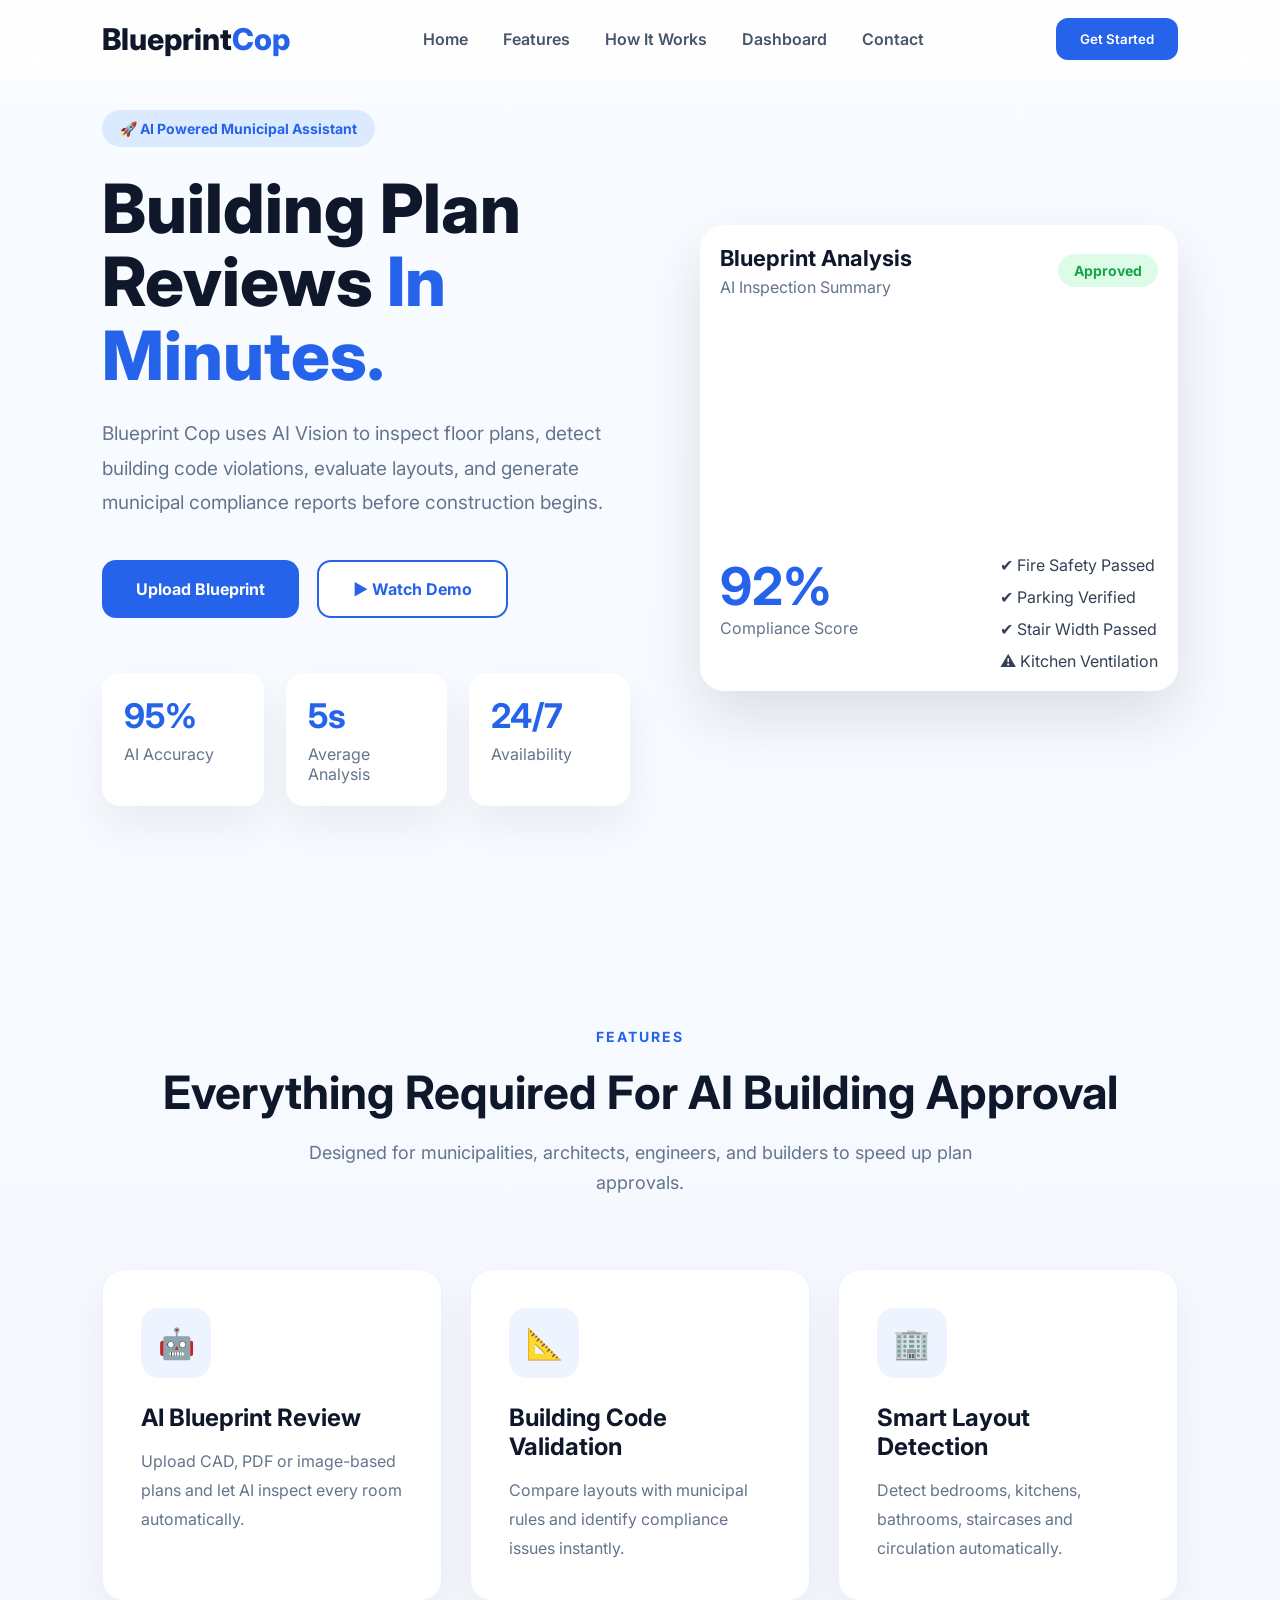
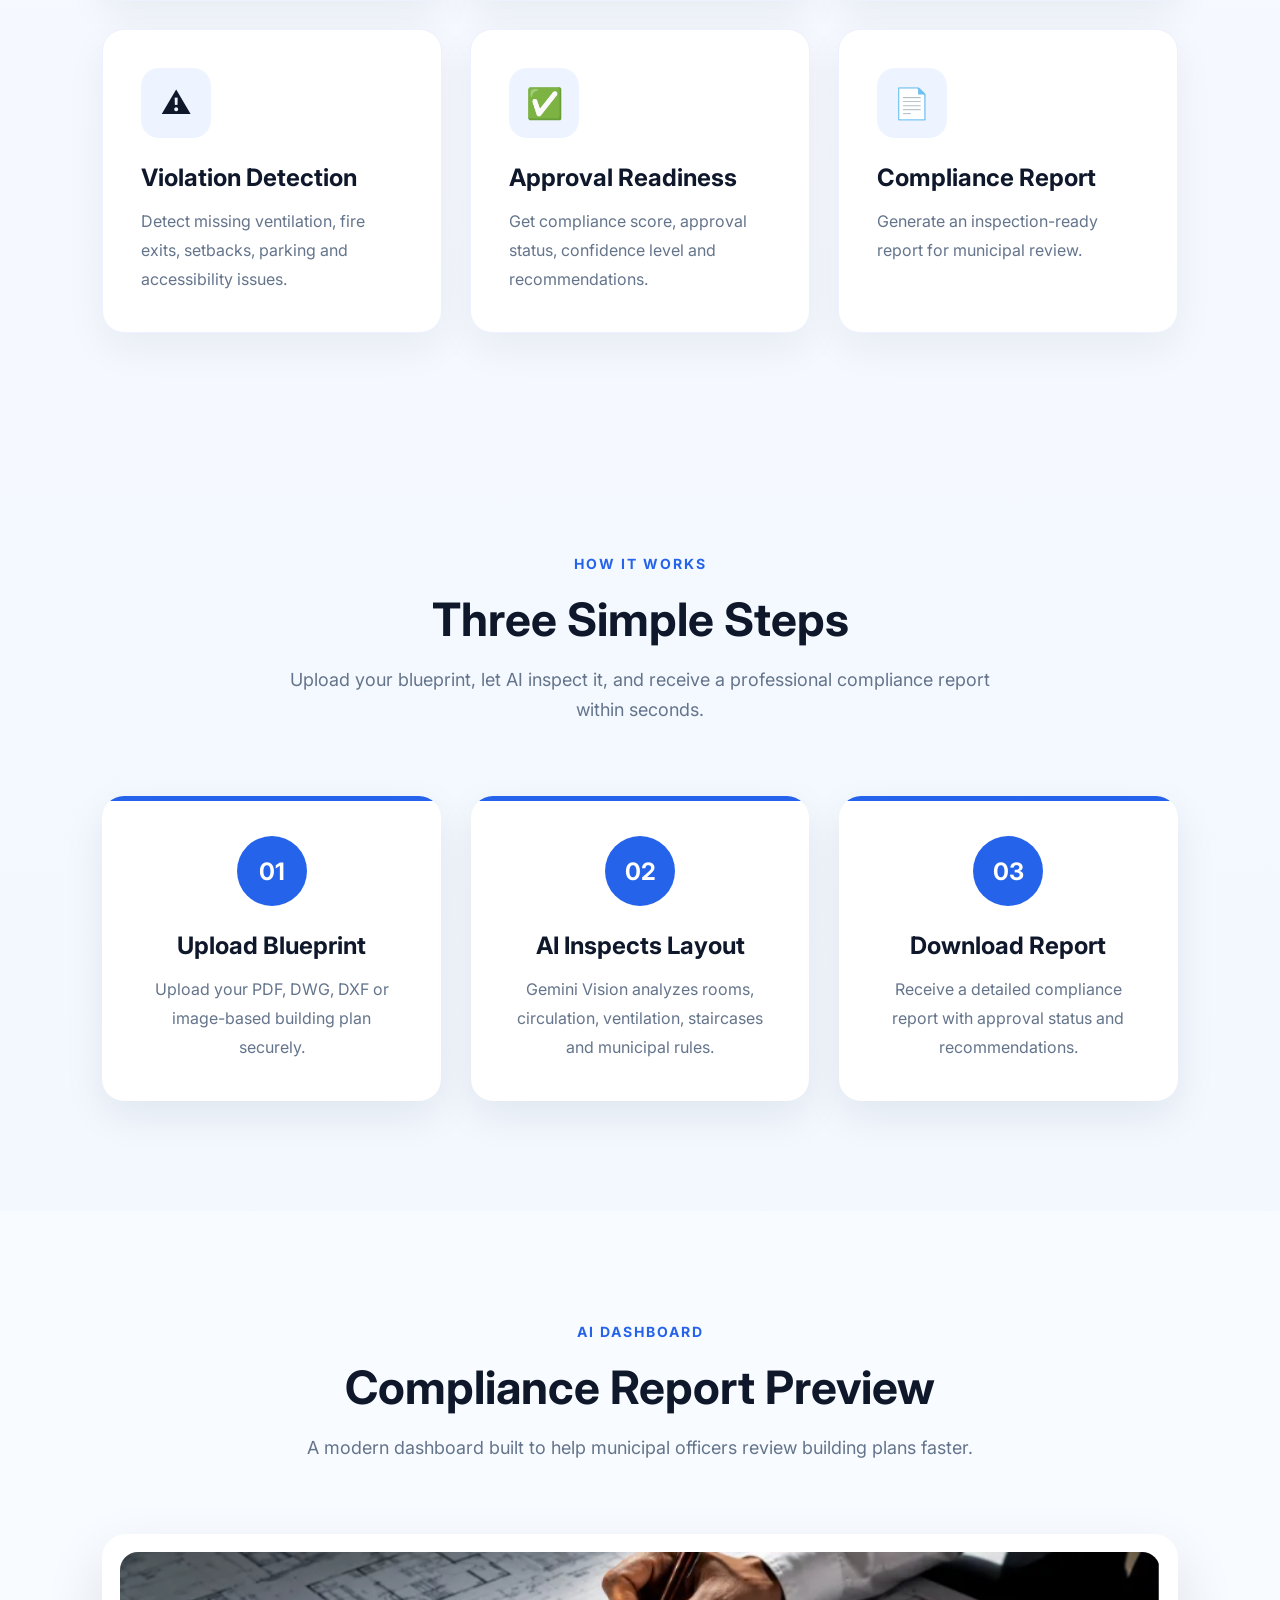
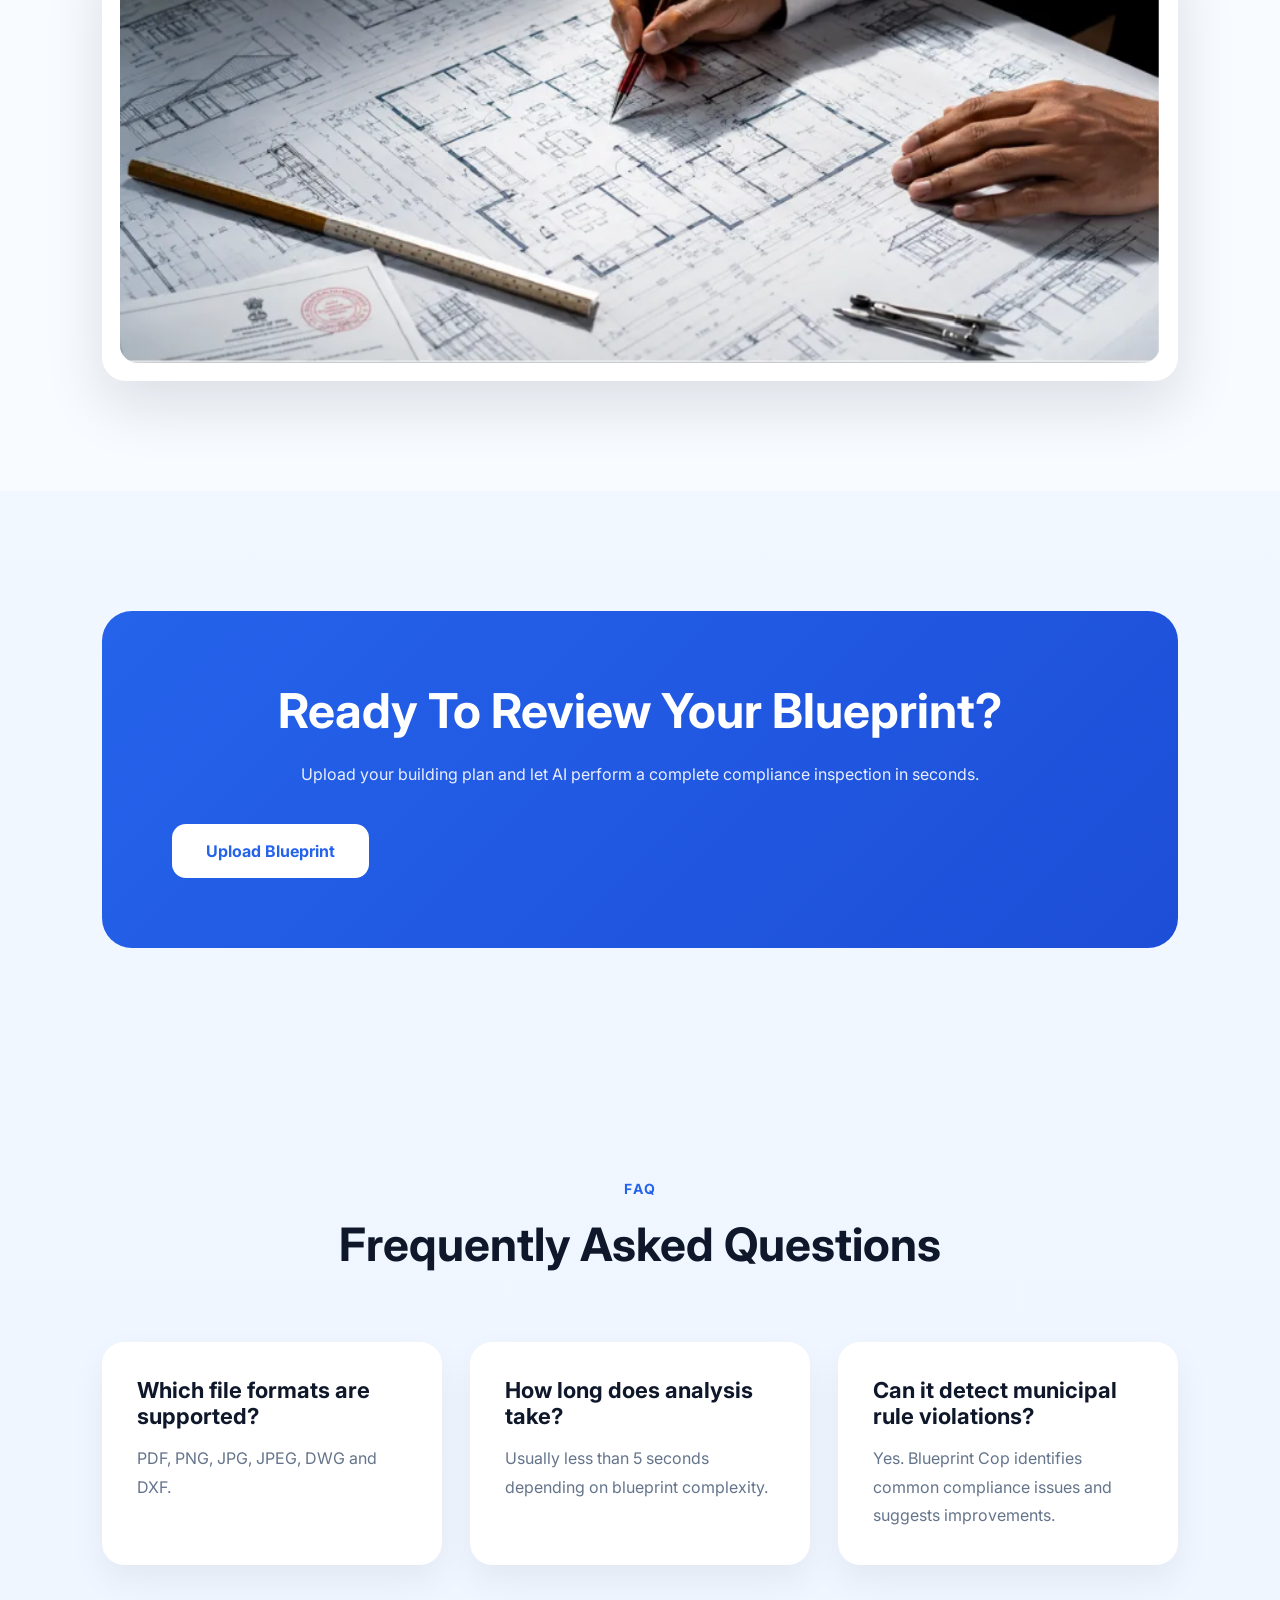
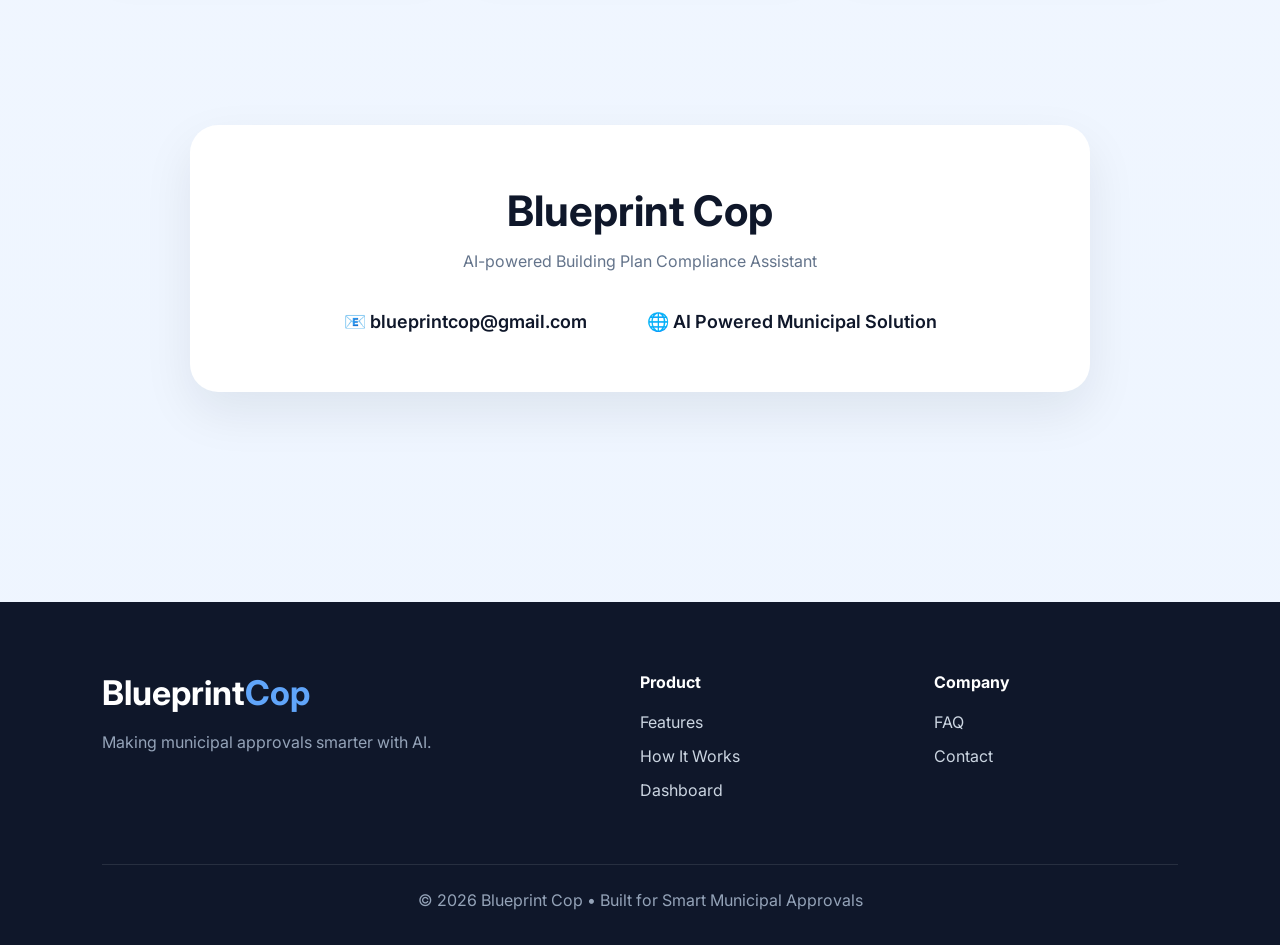
<file: frontend/index.html>
<!doctype html>
<html lang="en">
  <head>
    <meta charset="UTF-8" />
    <meta name="viewport" content="width=device-width, initial-scale=1.0" />
    <title>Blueprint Cop | AI Building Plan Reviewer</title>

    <link rel="stylesheet" href="style.css" />
  </head>

  <body>
    <!-- ================= NAVBAR ================= -->

    <nav class="navbar">
      <div class="logo">Blueprint<span>Cop</span></div>

      <ul class="nav-links">
        <li><a href="#home">Home</a></li>

        <li><a href="#features">Features</a></li>

        <li><a href="#how">How It Works</a></li>

        <li><a href="#dashboard">Dashboard</a></li>

        <li><a href="#contact">Contact</a></li>
      </ul>

      <button class="nav-btn">Get Started</button>
    </nav>

    <!-- ================= HERO ================= -->

    <section class="hero" id="home">
      <!-- Left -->

      <div class="hero-left">
        <span class="tag"> 🚀 AI Powered Municipal Assistant </span>

        <h1>
          Building Plan Reviews

          <span>In Minutes.</span>
        </h1>

        <p class="hero-text">
          Blueprint Cop uses AI Vision to inspect floor plans, detect building
          code violations, evaluate layouts, and generate municipal compliance
          reports before construction begins.
        </p>

        <div class="hero-buttons">
          <button class="primary-btn" id="uploadBtn">Upload Blueprint</button>

          <button class="secondary-btn">▶ Watch Demo</button>
        </div>

        <input
          type="file"
          id="fileInput"
          accept=".pdf,.dwg,.dxf,.png,.jpg,.jpeg"
          hidden
        />

        <!-- Stats -->

        <div class="hero-stats">
          <div class="stat-card">
            <h2>95%</h2>

            <p>AI Accuracy</p>
          </div>

          <div class="stat-card">
            <h2>5s</h2>

            <p>Average Analysis</p>
          </div>

          <div class="stat-card">
            <h2>24/7</h2>

            <p>Availability</p>
          </div>
        </div>
      </div>

      <!-- Right -->

      <div class="hero-right">
        <div class="preview-card">
          <div class="preview-header">
            <div>
              <h3>Blueprint Analysis</h3>

              <p>AI Inspection Summary</p>
            </div>

            <span class="status approved"> Approved </span>
          </div>

          <video class="hero-video" autoplay muted loop playsinline>
            <source
              src="SaaS_website_displays_AI_floor_202607260032.mp4"
              type="video/mp4"
            />
          </video>

          <div class="score-box">
            <div>
              <h2>92%</h2>

              <span> Compliance Score </span>
            </div>

            <div class="score-details">
              <p>✔ Fire Safety Passed</p>

              <p>✔ Parking Verified</p>

              <p>✔ Stair Width Passed</p>

              <p>⚠ Kitchen Ventilation</p>
            </div>
          </div>
        </div>
      </div>
    </section>

    <!-- ================= FEATURES ================= -->

    <section id="features">
      <div class="section-title">
        <span> FEATURES </span>

        <h2>Everything Required For AI Building Approval</h2>

        <p>
          Designed for municipalities, architects, engineers, and builders to
          speed up plan approvals.
        </p>
      </div>

      <div class="feature-grid">
        <div class="feature-card">
          <div class="icon">🤖</div>

          <h3>AI Blueprint Review</h3>

          <p>
            Upload CAD, PDF or image-based plans and let AI inspect every room
            automatically.
          </p>
        </div>

        <div class="feature-card">
          <div class="icon">📐</div>

          <h3>Building Code Validation</h3>

          <p>
            Compare layouts with municipal rules and identify compliance issues
            instantly.
          </p>
        </div>

        <div class="feature-card">
          <div class="icon">🏢</div>

          <h3>Smart Layout Detection</h3>

          <p>
            Detect bedrooms, kitchens, bathrooms, staircases and circulation
            automatically.
          </p>
        </div>

        <div class="feature-card">
          <div class="icon">⚠</div>

          <h3>Violation Detection</h3>

          <p>
            Detect missing ventilation, fire exits, setbacks, parking and
            accessibility issues.
          </p>
        </div>

        <div class="feature-card">
          <div class="icon">✅</div>

          <h3>Approval Readiness</h3>

          <p>
            Get compliance score, approval status, confidence level and
            recommendations.
          </p>
        </div>

        <div class="feature-card">
          <div class="icon">📄</div>

          <h3>Compliance Report</h3>

          <p>Generate an inspection-ready report for municipal review.</p>
        </div>
      </div>
    </section>

    <!-- ================= HOW IT WORKS ================= -->

    <section id="how">
      <div class="section-title">
        <span> HOW IT WORKS </span>

        <h2>Three Simple Steps</h2>

        <p>
          Upload your blueprint, let AI inspect it, and receive a professional
          compliance report within seconds.
        </p>
      </div>

      <div class="timeline">
        <div class="timeline-card">
          <div class="timeline-number">01</div>

          <h3>Upload Blueprint</h3>

          <p>
            Upload your PDF, DWG, DXF or image-based building plan securely.
          </p>
        </div>

        <div class="timeline-card">
          <div class="timeline-number">02</div>

          <h3>AI Inspects Layout</h3>

          <p>
            Gemini Vision analyzes rooms, circulation, ventilation, staircases
            and municipal rules.
          </p>
        </div>

        <div class="timeline-card">
          <div class="timeline-number">03</div>

          <h3>Download Report</h3>

          <p>
            Receive a detailed compliance report with approval status and
            recommendations.
          </p>
        </div>
      </div>
    </section>

    <!-- ================= DASHBOARD ================= -->

    <section class="dashboard" id="dashboard">
      <div class="section-title">
        <span> AI DASHBOARD </span>

        <h2>Compliance Report Preview</h2>

        <p>
          A modern dashboard built to help municipal officers review building
          plans faster.
        </p>
      </div>

      <div class="dashboard-box">
        <img src="use1.png" alt="Dashboard Preview" class="dashboard-image" />
      </div>
    </section>

    <!-- ================= CTA ================= -->

    <section class="cta-section">
      <div class="cta-card">
        <h2>Ready To Review Your Blueprint?</h2>

        <p>
          Upload your building plan and let AI perform a complete compliance
          inspection in seconds.
        </p>

        <button class="primary-btn" id="uploadBtn2">Upload Blueprint</button>
      </div>
    </section>

    <!-- ================= FAQ ================= -->

    <section id="faq">
      <div class="section-title">
        <span> FAQ </span>

        <h2>Frequently Asked Questions</h2>
      </div>

      <div class="faq-container">
        <div class="faq-card">
          <h3>Which file formats are supported?</h3>

          <p>PDF, PNG, JPG, JPEG, DWG and DXF.</p>
        </div>

        <div class="faq-card">
          <h3>How long does analysis take?</h3>

          <p>Usually less than 5 seconds depending on blueprint complexity.</p>
        </div>

        <div class="faq-card">
          <h3>Can it detect municipal rule violations?</h3>

          <p>
            Yes. Blueprint Cop identifies common compliance issues and suggests
            improvements.
          </p>
        </div>
      </div>
    </section>

    <!-- ================= CONTACT ================= -->

    <section class="contact" id="contact">
      <div class="contact-card">
        <h2>Blueprint Cop</h2>

        <p>AI-powered Building Plan Compliance Assistant</p>

        <div class="contact-info">
          <div>📧 blueprintcop@gmail.com</div>

          <div>🌐 AI Powered Municipal Solution</div>
        </div>
      </div>
    </section>

    <!-- ================= FOOTER ================= -->

    <footer>
      <div class="footer-top">
        <div>
          <h2>Blueprint<span>Cop</span></h2>

          <p>Making municipal approvals smarter with AI.</p>
        </div>

        <div>
          <h4>Product</h4>

          <a href="#features"> Features </a>

          <a href="#how"> How It Works </a>

          <a href="#dashboard"> Dashboard </a>
        </div>

        <div>
          <h4>Company</h4>

          <a href="#faq"> FAQ </a>

          <a href="#contact"> Contact </a>
        </div>
      </div>

      <div class="footer-bottom">
        © 2026 Blueprint Cop • Built for Smart Municipal Approvals
      </div>
    </footer>

    <script src="script.js"></script>
  </body>
</html>
</file>
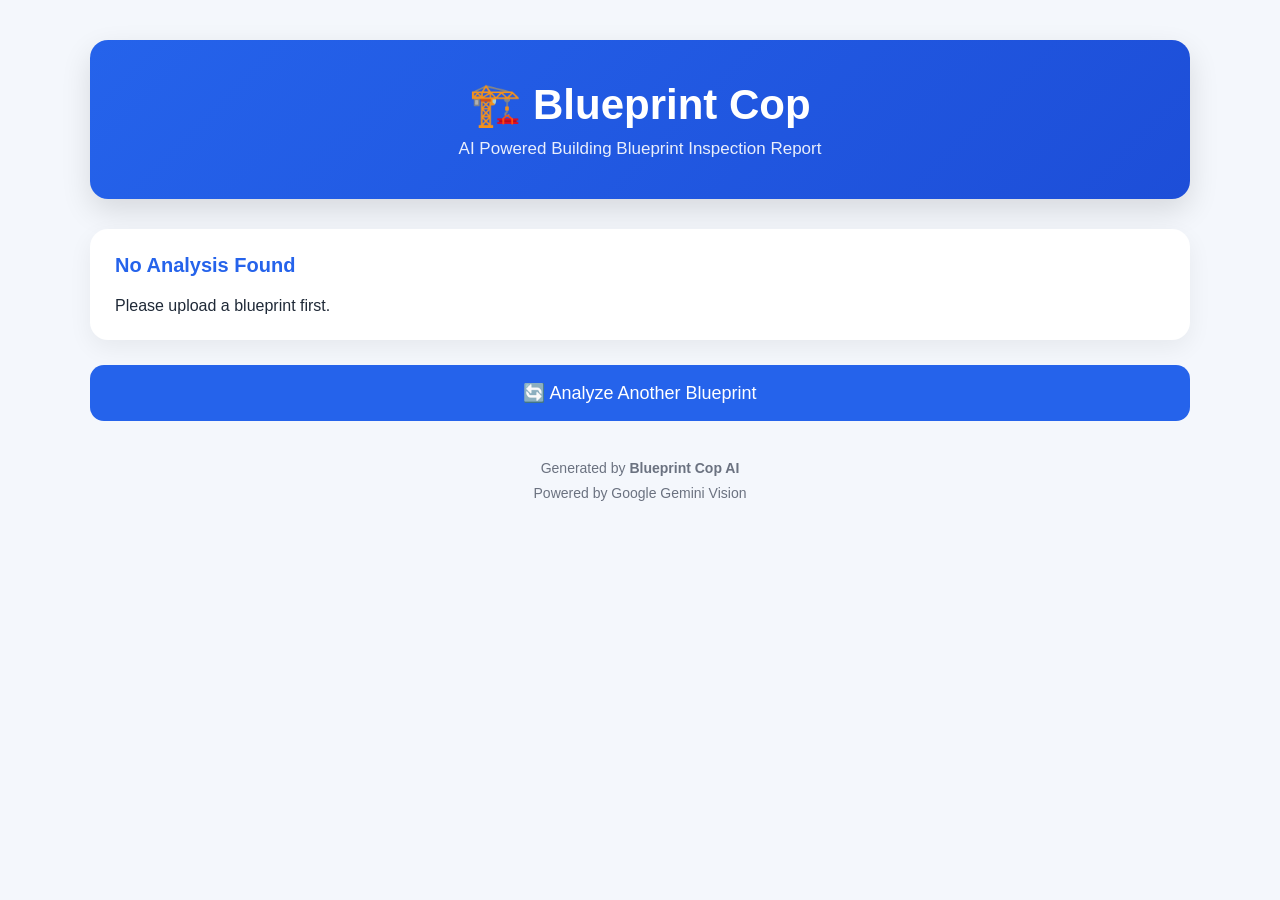
<file: frontend/result.html>
<!DOCTYPE html>
<html lang="en">
<head>
    <meta charset="UTF-8">
    <meta name="viewport" content="width=device-width, initial-scale=1.0">

    <title>Blueprint Cop | Analysis Report</title>

    <link rel="stylesheet" href="result.css">
</head>
<body>

    <div class="container">

        <!-- Header -->
        <header class="header">
            <h1>🏗️ Blueprint Cop</h1>
            <p>AI Powered Building Blueprint Inspection Report</p>
        </header>

        <!-- Report will be rendered here -->
        <main id="content">

        </main>

        <!-- Footer Buttons -->
        <div class="bottom-actions">

            <button onclick="window.location.href='index.html'">
                🔄 Analyze Another Blueprint
            </button>

        </div>

        <footer>
            <p>
                Generated by <strong>Blueprint Cop AI</strong><br>
                Powered by Google Gemini Vision
            </p>
        </footer>

    </div>

<script src="result_script.js"></script>

</body>
</html>
</file>
<file: frontend/style.css>
/* =========================
   GOOGLE FONT
========================= */

@import url("https://fonts.googleapis.com/css2?family=Inter:wght@400;500;600;700;800&display=swap");

/* =========================
   RESET
========================= */

* {
  margin: 0;
  padding: 0;
  box-sizing: border-box;
}

html {
  scroll-behavior: smooth;
}

body {
  font-family: "Inter", sans-serif;

  background: linear-gradient(180deg, #f8fbff 0%, #eef5ff 100%);

  color: #0f172a;

  overflow-x: hidden;
}

section {
  padding: 110px 8%;
}

img {
  max-width: 100%;
}

button {
  font-family: inherit;
}

/* =========================
   NAVBAR
========================= */

.navbar {
  position: fixed;

  top: 0;

  left: 0;

  width: 100%;

  padding: 18px 8%;

  display: flex;

  justify-content: space-between;

  align-items: center;

  background: rgba(255, 255, 255, 0.8);

  backdrop-filter: blur(16px);

  border-bottom: 1px solid rgba(255, 255, 255, 0.4);

  z-index: 1000;
}

.logo {
  font-size: 30px;

  font-weight: 800;
}

.logo span {
  color: #2563eb;
}

.nav-links {
  display: flex;

  gap: 35px;

  list-style: none;
}

.nav-links a {
  text-decoration: none;

  color: #475569;

  font-weight: 600;

  transition: 0.3s;
}

.nav-links a:hover {
  color: #2563eb;
}

.nav-btn {
  border: none;

  background: #2563eb;

  color: #fff;

  padding: 13px 24px;

  border-radius: 12px;

  cursor: pointer;

  font-weight: 600;

  transition: 0.35s;
}

.nav-btn:hover {
  transform: translateY(-3px);

  box-shadow: 0 15px 30px rgba(37, 99, 235, 0.25);
}

/* =========================
   HERO
========================= */

.hero {
  min-height: 100vh;

  display: grid;

  grid-template-columns: 1.05fr 0.95fr;

  align-items: center;

  gap: 70px;
}

.hero-left {
  animation: fadeUp 0.8s ease;
}

.tag {
  display: inline-flex;

  align-items: center;

  gap: 10px;

  background: #dbeafe;

  color: #2563eb;

  padding: 10px 18px;

  border-radius: 999px;

  font-size: 14px;

  font-weight: 700;

  margin-bottom: 25px;
}

.hero-left h1 {
  font-size: 68px;

  line-height: 1.08;

  margin-bottom: 25px;

  font-weight: 800;
}

.hero-left h1 span {
  color: #2563eb;
}

.hero-text {
  color: #64748b;

  font-size: 19px;

  line-height: 1.8;

  max-width: 650px;
}

/* =========================
   HERO BUTTONS
========================= */

.hero-buttons {
  display: flex;

  gap: 18px;

  margin-top: 40px;
}

.primary-btn {
  border: none;

  background: #2563eb;

  color: white;

  padding: 17px 34px;

  border-radius: 14px;

  cursor: pointer;

  font-size: 16px;

  font-weight: 700;

  display: flex;

  align-items: center;

  justify-content: center;

  gap: 10px;

  transition: 0.35s;
}

.primary-btn:hover {
  transform: translateY(-4px);

  box-shadow: 0 18px 35px rgba(37, 99, 235, 0.35);
}

.secondary-btn {
  background: white;

  border: 2px solid #2563eb;

  color: #2563eb;

  padding: 17px 34px;

  border-radius: 14px;

  cursor: pointer;

  font-size: 16px;

  font-weight: 700;

  transition: 0.35s;
}

.secondary-btn:hover {
  background: #2563eb;

  color: white;
}

/* =========================
   HERO STATS
========================= */

.hero-stats {
  display: flex;

  gap: 22px;

  margin-top: 55px;
}

.stat-card {
  flex: 1;

  background: white;

  border-radius: 18px;

  padding: 22px;

  box-shadow: 0 20px 40px rgba(15, 23, 42, 0.06);

  transition: 0.35s;
}

.stat-card:hover {
  transform: translateY(-8px);
}

.stat-card h2 {
  color: #2563eb;

  font-size: 34px;

  margin-bottom: 8px;
}

.stat-card p {
  color: #64748b;
}

/* =========================
   VIDEO CARD
========================= */

.preview-card {
  background: white;

  border-radius: 24px;

  padding: 20px;

  box-shadow: 0 25px 60px rgba(15, 23, 42, 0.12);

  animation: fadeUp 1s ease;
}

.preview-header {
  display: flex;

  justify-content: space-between;

  align-items: center;

  margin-bottom: 20px;
}

.preview-header h3 {
  font-size: 22px;
}

.preview-header p {
  color: #64748b;

  margin-top: 6px;
}

.status {
  padding: 8px 16px;

  border-radius: 999px;

  font-size: 14px;

  font-weight: 700;
}

.approved {
  background: #dcfce7;

  color: #16a34a;
}

.hero-video {
  width: 100%;

  border-radius: 16px;

  display: block;
}

.score-box {
  margin-top: 20px;

  display: flex;

  justify-content: space-between;

  gap: 20px;
}

.score-box h2 {
  color: #2563eb;

  font-size: 52px;
}

.score-box span {
  color: #64748b;
}

.score-details {
  display: flex;

  flex-direction: column;

  gap: 12px;

  color: #334155;
}

/* =========================
   SECTION TITLE
========================= */

.section-title {
  text-align: center;

  margin-bottom: 70px;
}

.section-title span {
  color: #2563eb;

  font-weight: 700;

  letter-spacing: 2px;

  font-size: 14px;
}

.section-title h2 {
  font-size: 46px;

  margin: 18px 0;
}

.section-title p {
  color: #64748b;

  font-size: 18px;

  max-width: 720px;

  margin: auto;

  line-height: 1.7;
}

/* =========================
   FEATURES
========================= */

.feature-grid {
  display: grid;

  grid-template-columns: repeat(auto-fit, minmax(320px, 1fr));

  gap: 28px;
}

.feature-card {
  background: white;

  padding: 38px;

  border-radius: 22px;

  box-shadow: 0 15px 40px rgba(15, 23, 42, 0.06);

  transition: 0.35s;

  border: 1px solid #eef2ff;
}

.feature-card:hover {
  transform: translateY(-10px);

  box-shadow: 0 25px 55px rgba(15, 23, 42, 0.12);
}

.icon {
  width: 70px;

  height: 70px;

  border-radius: 18px;

  background: #eef4ff;

  display: flex;

  justify-content: center;

  align-items: center;

  font-size: 30px;

  margin-bottom: 25px;
}

.feature-card h3 {
  margin-bottom: 15px;

  font-size: 24px;
}

.feature-card p {
  color: #64748b;

  line-height: 1.8;
}

/* =========================
   BUTTON LOADING
========================= */

.spinner {
  width: 18px;
  height: 18px;
  border: 3px solid rgba(255, 255, 255, 0.35);
  border-top: 3px solid #fff;
  border-radius: 50%;
  animation: spin 1s linear infinite;
  flex-shrink: 0;
}

/* =========================
   ANIMATIONS
========================= */

@keyframes spin {
  from {
    transform: rotate(0deg);
  }

  to {
    transform: rotate(360deg);
  }
}

@keyframes fadeUp {
  from {
    opacity: 0;

    transform: translateY(40px);
  }

  to {
    opacity: 1;

    transform: translateY(0);
  }
}

/* =========================
   HOW IT WORKS
========================= */

.timeline {
  display: grid;

  grid-template-columns: repeat(3, 1fr);

  gap: 30px;

  margin-top: 60px;
}

.timeline-card {
  background: white;

  padding: 40px;

  border-radius: 22px;

  text-align: center;

  box-shadow: 0 15px 40px rgba(15, 23, 42, 0.08);

  transition: 0.35s;

  position: relative;

  overflow: hidden;
}

.timeline-card::before {
  content: "";

  position: absolute;

  top: 0;

  left: 0;

  width: 100%;

  height: 5px;

  background: #2563eb;
}

.timeline-card:hover {
  transform: translateY(-10px);
}

.timeline-number {
  width: 70px;

  height: 70px;

  border-radius: 50%;

  margin: auto;

  margin-bottom: 25px;

  background: #2563eb;

  color: white;

  display: flex;

  justify-content: center;

  align-items: center;

  font-size: 24px;

  font-weight: 700;
}

.timeline-card h3 {
  font-size: 24px;

  margin-bottom: 15px;
}

.timeline-card p {
  color: #64748b;

  line-height: 1.8;
}

/* =========================
   DASHBOARD
========================= */

.dashboard {
  background: #f8fbff;
}

.dashboard-box {
  margin: auto;

  max-width: 1200px;

  background: white;

  padding: 18px;

  border-radius: 24px;

  box-shadow: 0 25px 60px rgba(15, 23, 42, 0.12);

  transition: 0.4s;
}

.dashboard-box:hover {
  transform: translateY(-8px);
}

.dashboard-image {
  width: 100%;

  display: block;

  border-radius: 18px;
}

/* =========================
   CTA
========================= */

.cta-section {
  padding: 120px 8%;
}

.cta-card {
  background: linear-gradient(135deg, #2563eb, #1d4ed8);

  color: white;

  padding: 70px;

  border-radius: 30px;

  text-align: center;
}

.cta-card h2 {
  font-size: 48px;

  margin-bottom: 20px;
}

.cta-card p {
  max-width: 700px;

  margin: auto;

  margin-bottom: 35px;

  opacity: 0.9;

  line-height: 1.8;
}

.cta-card .primary-btn {
  background: white;

  color: #2563eb;
}

.cta-card .primary-btn:hover {
  background: #f1f5f9;
}

/* =========================
   FAQ
========================= */

.faq-container {
  display: grid;

  grid-template-columns: repeat(auto-fit, minmax(320px, 1fr));

  gap: 28px;
}

.faq-card {
  background: white;

  padding: 35px;

  border-radius: 22px;

  box-shadow: 0 15px 35px rgba(15, 23, 42, 0.06);

  transition: 0.35s;
}

.faq-card:hover {
  transform: translateY(-8px);
}

.faq-card h3 {
  margin-bottom: 15px;

  font-size: 22px;
}

.faq-card p {
  color: #64748b;

  line-height: 1.8;
}

/* =========================
   CONTACT
========================= */

.contact {
  padding-top: 50px;
}

.contact-card {
  max-width: 900px;

  margin: auto;

  background: white;

  border-radius: 28px;

  padding: 60px;

  text-align: center;

  box-shadow: 0 20px 50px rgba(15, 23, 42, 0.08);
}

.contact-card h2 {
  font-size: 42px;

  margin-bottom: 15px;
}

.contact-card p {
  color: #64748b;

  margin-bottom: 40px;
}

.contact-info {
  display: flex;

  justify-content: center;

  gap: 60px;

  flex-wrap: wrap;

  font-size: 18px;

  font-weight: 600;
}

/* =========================
   FOOTER
========================= */

footer {
  margin-top: 100px;

  background: #0f172a;

  color: white;

  padding: 70px 8% 35px;
}

.footer-top {
  display: grid;

  grid-template-columns: 2fr 1fr 1fr;

  gap: 50px;

  margin-bottom: 50px;
}

.footer-top h2 {
  font-size: 34px;

  margin-bottom: 15px;
}

.footer-top h2 span {
  color: #60a5fa;
}

.footer-top p {
  color: #94a3b8;

  line-height: 1.8;
}

.footer-top h4 {
  margin-bottom: 20px;
}

.footer-top a {
  display: block;

  margin-bottom: 14px;

  color: #cbd5e1;

  text-decoration: none;

  transition: 0.3s;
}

.footer-top a:hover {
  color: white;

  transform: translateX(6px);
}

.footer-bottom {
  border-top: 1px solid rgba(255, 255, 255, 0.1);

  padding-top: 25px;

  text-align: center;

  color: #94a3b8;
}

/* =========================
   RESPONSIVE
========================= */

@media (max-width: 1100px) {
  .hero {
    grid-template-columns: 1fr;

    text-align: center;
  }

  .hero-text {
    margin: auto;
  }

  .hero-buttons {
    justify-content: center;
  }

  .hero-stats {
    justify-content: center;

    flex-wrap: wrap;
  }

  .score-box {
    flex-direction: column;

    text-align: center;
  }

  .timeline {
    grid-template-columns: 1fr;
  }

  .footer-top {
    grid-template-columns: 1fr;

    text-align: center;
  }

  .contact-info {
    flex-direction: column;

    gap: 20px;
  }
}

@media (max-width: 768px) {
  .navbar {
    padding: 18px 5%;
  }

  .nav-links {
    display: none;
  }

  .nav-btn {
    display: none;
  }

  section {
    padding: 90px 6%;
  }

  .hero-left h1 {
    font-size: 46px;
  }

  .hero-text {
    font-size: 17px;
  }

  .hero-buttons {
    flex-direction: column;
  }

  .primary-btn,
  .secondary-btn {
    width: 100%;
  }

  .hero-stats {
    flex-direction: column;
  }

  .section-title h2 {
    font-size: 34px;
  }

  .cta-card {
    padding: 40px 25px;
  }

  .cta-card h2 {
    font-size: 34px;
  }

  .contact-card {
    padding: 40px 25px;
  }

  .dashboard-box {
    padding: 12px;
  }
}

@media (max-width: 480px) {
  .hero-left h1 {
    font-size: 38px;
  }

  .section-title h2 {
    font-size: 30px;
  }

  .timeline-card,
  .feature-card,
  .faq-card {
    padding: 28px;
  }

  .contact-card h2 {
    font-size: 32px;
  }
}
</file>
<file: frontend/result.css>
*{
    margin:0;
    padding:0;
    box-sizing:border-box;
    font-family:"Segoe UI",Arial,sans-serif;
}

body{
    background:#f4f7fc;
    color:#1f2937;
    padding:40px 20px;
}

.container{
    max-width:1100px;
    margin:auto;
}

/* ===========================
        HEADER
=========================== */

.header{
    background:linear-gradient(135deg,#2563eb,#1d4ed8);
    color:white;
    text-align:center;
    padding:40px 25px;
    border-radius:18px;
    margin-bottom:30px;
    box-shadow:0 12px 30px rgba(0,0,0,.12);
}

.header h1{
    font-size:42px;
    margin-bottom:10px;
}

.header p{
    opacity:.9;
    font-size:17px;
}

/* ===========================
        CARD
=========================== */

.card{
    background:white;
    border-radius:18px;
    padding:25px;
    margin-bottom:25px;
    box-shadow:0 8px 25px rgba(0,0,0,.06);
}

.card h2{
    color:#2563eb;
    margin-bottom:20px;
    font-size:20px;
}

/* ===========================
      HERO SCORE
=========================== */

.hero-score{
    text-align:center;
}

.score-circle{
    width:170px;
    height:170px;
    border-radius:50%;
    margin:25px auto;
    background:linear-gradient(135deg,#2563eb,#60a5fa);
    color:white;
    display:flex;
    flex-direction:column;
    justify-content:center;
    align-items:center;
    box-shadow:0 10px 30px rgba(37,99,235,.35);
}

.score-number{
    font-size:46px;
    font-weight:bold;
}

.score-text{
    font-size:15px;
    opacity:.9;
}

/* ===========================
      STATUS BAR
=========================== */

.status-banner{
    display:flex;
    justify-content:space-between;
    align-items:center;
    flex-wrap:wrap;
    gap:15px;
}

.status-item{
    flex:1;
    min-width:180px;
    background:#eef4ff;
    padding:18px;
    border-radius:14px;
    text-align:center;
}

.status-item h3{
    font-size:13px;
    color:#6b7280;
    margin-bottom:8px;
}

.status-item p{
    font-size:20px;
    font-weight:700;
}

/* ===========================
        GRID
=========================== */

.stat-grid{
    display:grid;
    grid-template-columns:repeat(auto-fit,minmax(180px,1fr));
    gap:18px;
}

.stat{
    background:#f8fbff;
    border:1px solid #e5e7eb;
    border-radius:14px;
    padding:20px;
    text-align:center;
    transition:.25s;
}

.stat:hover{
    transform:translateY(-4px);
    box-shadow:0 10px 18px rgba(0,0,0,.08);
}

.label{
    font-size:13px;
    color:#6b7280;
    margin-bottom:10px;
}

.value{
    font-size:24px;
    font-weight:bold;
}

/* ===========================
        PILLS
=========================== */

.pill{
    padding:7px 18px;
    border-radius:40px;
    display:inline-block;
    font-size:14px;
    font-weight:bold;
}

.passed,
.approved,
.low{
    background:#dcfce7;
    color:#15803d;
}

.failed,
.not-approved,
.critical{
    background:#fee2e2;
    color:#dc2626;
}

.conditionally-approved,
.high,
.moderate{
    background:#fef3c7;
    color:#ca8a04;
}

/* ===========================
      VIOLATIONS
=========================== */

.violation{
    background:#fafafa;
    border-left:6px solid #2563eb;
    border-radius:14px;
    padding:18px;
    margin-bottom:18px;
}

.severity-high{
    border-color:#dc2626;
}

.severity-medium{
    border-color:#f59e0b;
}

.severity-low{
    border-color:#16a34a;
}

.room{
    font-size:19px;
    font-weight:bold;
    margin-bottom:12px;
}

.row{
    margin-top:8px;
    color:#374151;
    line-height:1.7;
}

/* ===========================
        LIST
=========================== */

.plain{
    list-style:none;
}

.plain li{
    background:#f9fafb;
    padding:12px 15px;
    margin-bottom:10px;
    border-radius:10px;
}

.positive li{
    border-left:5px solid #22c55e;
}

.recommend li{
    border-left:5px solid #2563eb;
    background:#eff6ff;
}

/* ===========================
      BUTTON
=========================== */

.bottom-actions{
    margin-top:25px;
}

button{
    width:100%;
    border:none;
    background:#2563eb;
    color:white;
    font-size:18px;
    padding:17px;
    border-radius:14px;
    cursor:pointer;
    transition:.3s;
}

button:hover{
    background:#1d4ed8;
    transform:translateY(-2px);
}

/* ===========================
      FOOTER
=========================== */

footer{
    text-align:center;
    color:#6b7280;
    margin-top:35px;
    font-size:14px;
    line-height:1.8;
}

/* ===========================
      MOBILE
=========================== */

@media(max-width:768px){

.header h1{
    font-size:32px;
}

.score-circle{
    width:140px;
    height:140px;
}

.score-number{
    font-size:36px;
}

.status-banner{
    flex-direction:column;
}

.stat-grid{
    grid-template-columns:1fr;
}

}
</file>
